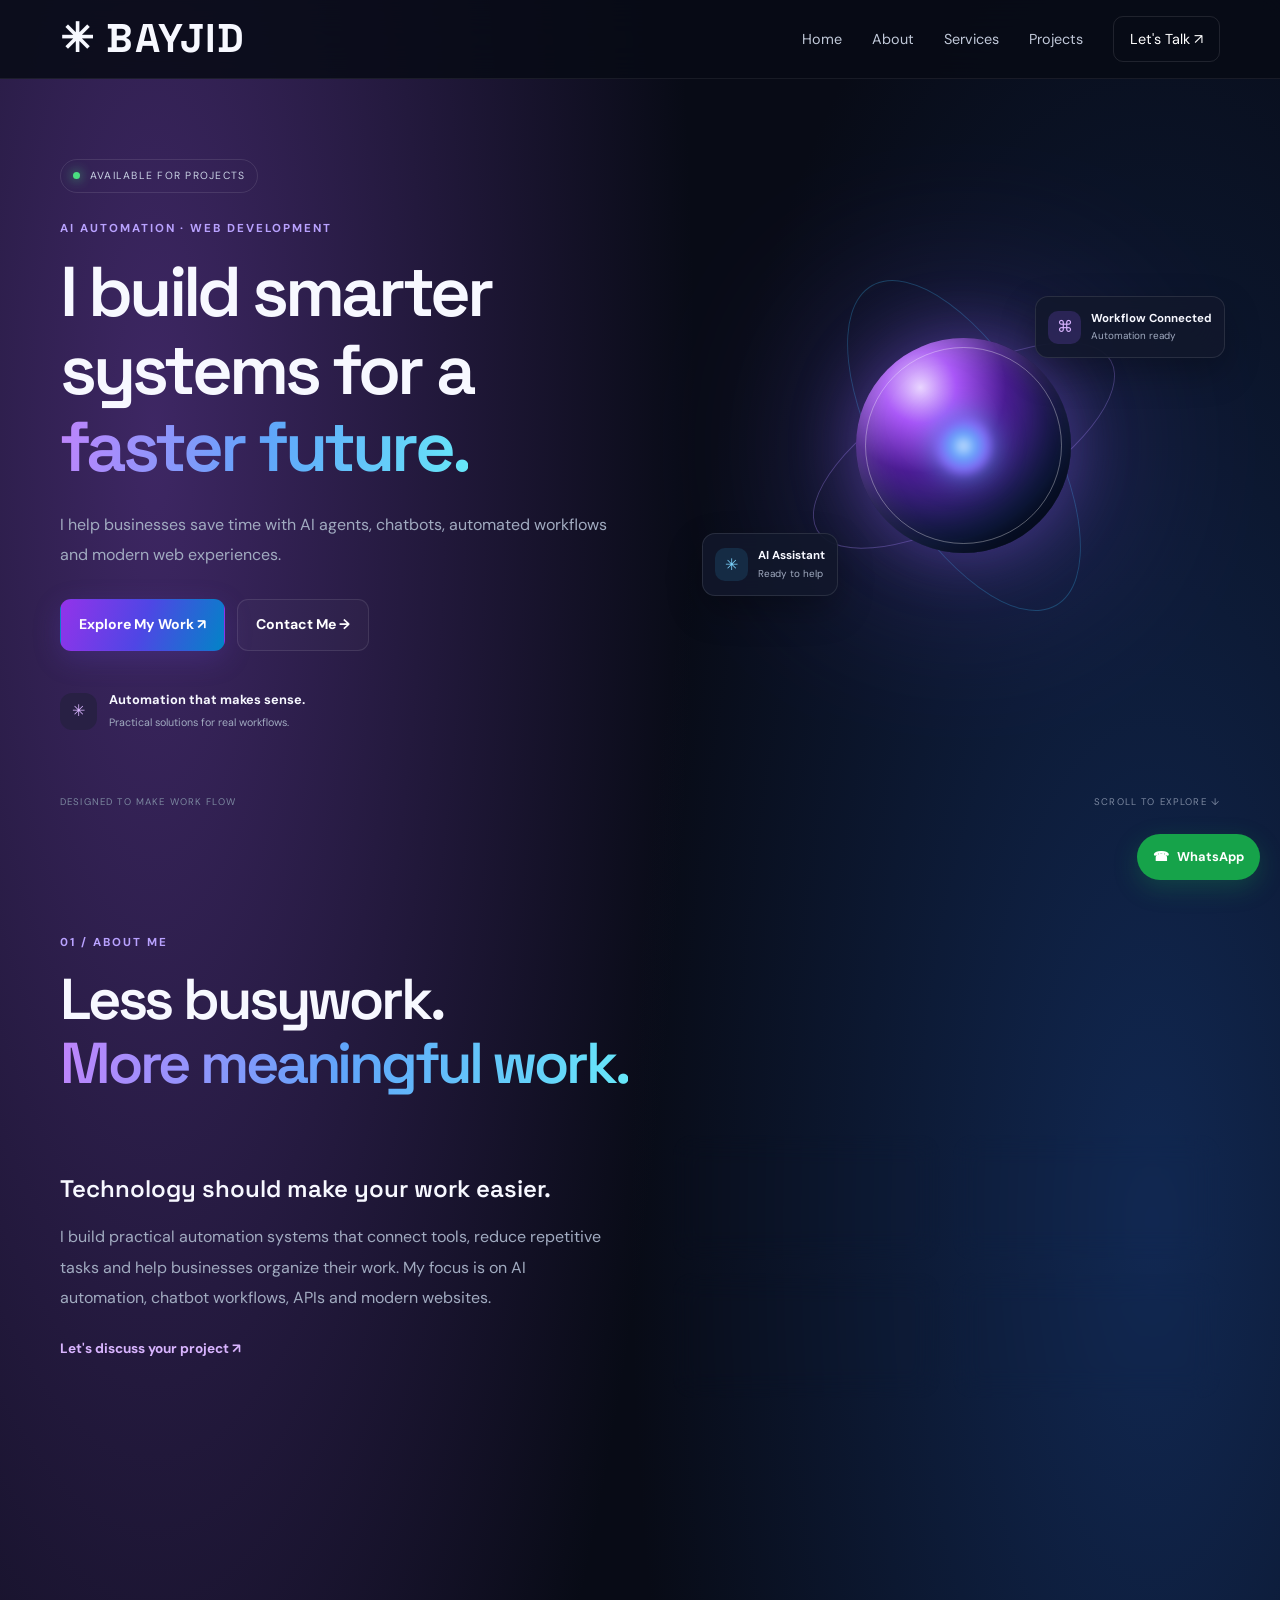
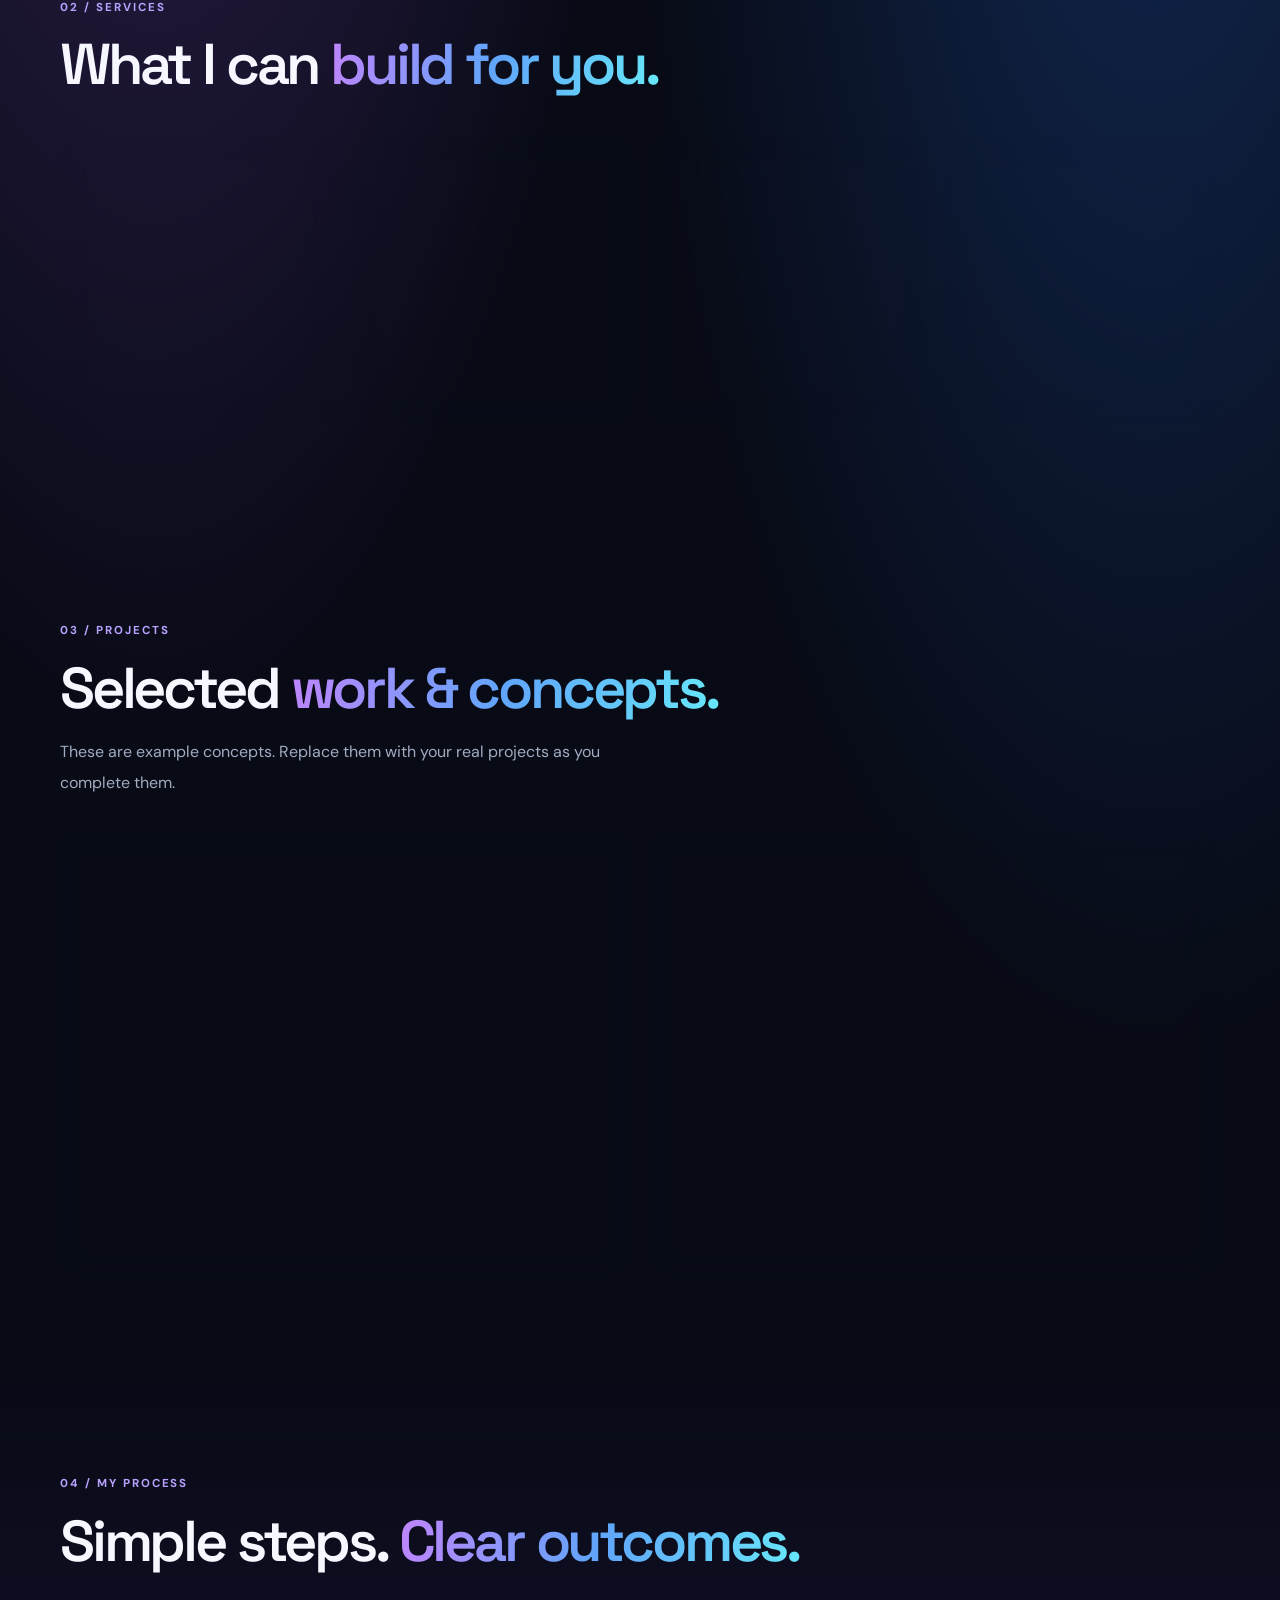
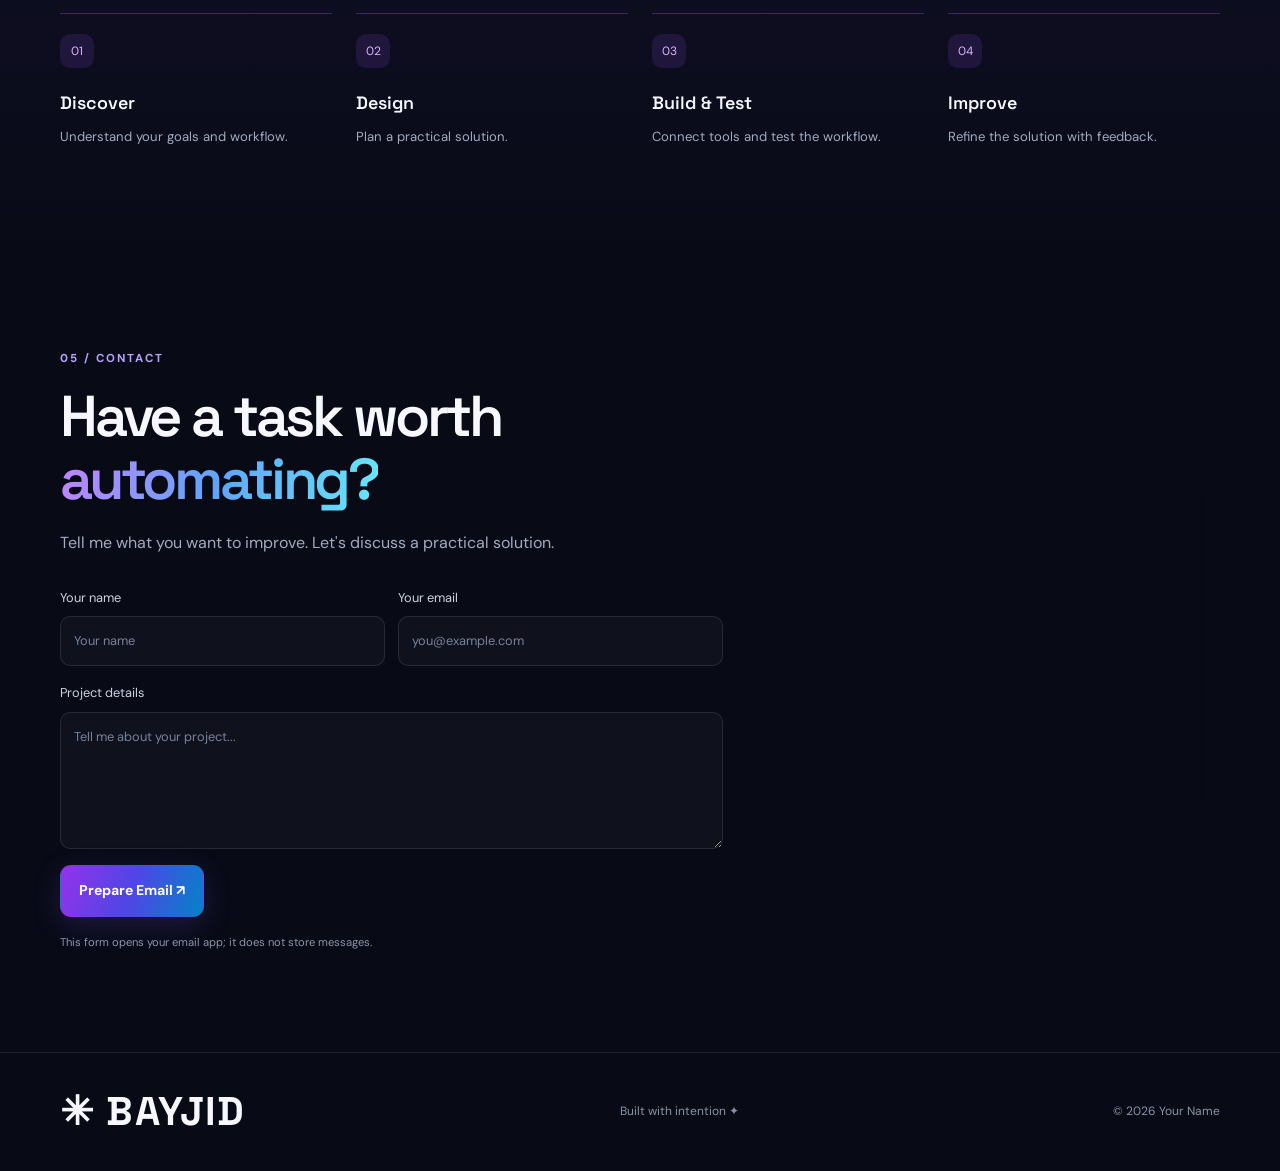
<file: index.html>
<!DOCTYPE html>
<html lang="en">
<head>
  <meta charset="UTF-8">
  <meta name="viewport" content="width=device-width, initial-scale=1.0">
  <meta name="theme-color" content="#080b16">
  <meta name="description" content="AI Automation, Chatbots, Workflow Integration and Web Development Portfolio">
  <title>AI Automation Expert</title>

  <link rel="preconnect" href="https://fonts.googleapis.com">
  <link href="https://fonts.googleapis.com/css2?family=DM+Sans:wght@400;500;600;700&family=Space+Grotesk:wght@400;500;600;700&display=swap" rel="stylesheet">

  <link rel="stylesheet" href="style.css">
</head>
<body>

<header class="header">
  <nav class="nav container">
    <a href="#home" class="logo">✳ YOUR<span>NAME</span></a>

    <button class="menu-toggle" id="menuToggle"
      aria-label="Toggle navigation" aria-expanded="false">
      ☰
    </button>

    <div class="nav-links" id="navLinks">
      <a href="#home">Home</a>
      <a href="#about">About</a>
      <a href="#services">Services</a>
      <a href="#projects">Projects</a>
      <a href="#contact" class="nav-button">Let's Talk ↗</a>
    </div>
  </nav>
</header>

<main>
  <!-- HERO -->
  <section class="hero container" id="home">
    <div class="hero-content reveal">
      <div class="availability">
        <span class="status-dot"></span>
        AVAILABLE FOR PROJECTS
      </div>

      <p class="eyebrow">AI AUTOMATION · WEB DEVELOPMENT</p>

      <h1>I build smarter<br>
        systems for a<br>
        <span class="gradient-text">faster future.</span>
      </h1>

      <p class="hero-description">
        I help businesses save time with AI agents, chatbots,
        automated workflows and modern web experiences.
      </p>

      <div class="hero-actions">
        <a href="#projects" class="btn btn-primary">Explore My Work ↗</a>
        <a href="#contact" class="btn btn-outline">Contact Me →</a>
      </div>

      <div class="hero-note">
        <span class="note-icon">✳</span>
        <p><strong>Automation that makes sense.</strong><br>
        <small>Practical solutions for real workflows.</small></p>
      </div>
    </div>

    <div class="hero-art reveal">
      <div class="orb-glow"></div>
      <div class="orb-ring ring-one"></div>
      <div class="orb-ring ring-two"></div>
      <div class="ai-orb"><div class="orb-core"></div></div>

      <div class="float-card card-top">
        <span class="mini-icon">⌘</span>
        <div><strong>Workflow Connected</strong>
          <small>Automation ready</small></div>
      </div>

      <div class="float-card card-bottom">
        <span class="mini-icon blue">✳</span>
        <div><strong>AI Assistant</strong>
          <small>Ready to help</small></div>
      </div>
    </div>

    <div class="hero-footer">
      <span>DESIGNED TO MAKE WORK FLOW</span>
      <a href="#about">SCROLL TO EXPLORE ↓</a>
    </div>
  </section>

  <!-- ABOUT -->
  <section class="section container" id="about">
    <p class="eyebrow reveal">01 / ABOUT ME</p>
    <h2 class="section-title reveal">
      Less busywork.<br>
      <span class="gradient-text">More meaningful work.</span>
    </h2>

    <div class="about-grid">
      <div class="about-copy reveal">
        <h3>Technology should make your work easier.</h3>
        <p>
          I build practical automation systems that connect tools,
          reduce repetitive tasks and help businesses organize their work.
          My focus is on AI automation, chatbot workflows, APIs and modern websites.
        </p>
        <a href="#contact" class="text-link">Let's discuss your project ↗</a>
      </div>

      <div class="stats-grid reveal">
        <div class="glass-card stat-card">
          <strong>AI<span>+</span></strong>
          <p>Intelligent integrations</p>
        </div>
        <div class="glass-card stat-card">
          <strong>24/7</strong>
          <p>Automation-ready workflows</p>
        </div>
        <div class="glass-card stat-card">
          <strong>n8n</strong>
          <p>Workflow automation</p>
        </div>
        <div class="glass-card stat-card">
          <strong>Web</strong>
          <p>Modern digital experiences</p>
        </div>
      </div>
    </div>
  </section>

  <!-- SERVICES -->
  <section class="section container" id="services">
    <p class="eyebrow reveal">02 / SERVICES</p>
    <h2 class="section-title reveal">
      What I can <span class="gradient-text">build for you.</span>
    </h2>

    <div class="service-grid">
      <article class="glass-card service-card reveal">
        <span class="service-icon">⌘</span>
        <span class="card-number">01</span>
        <h3>AI Workflow Automation</h3>
        <p>Connect applications and automate repetitive work with n8n, Make and APIs.</p>
        <div class="tags"><span>n8n</span><span>Make</span><span>APIs</span></div>
      </article>

      <article class="glass-card service-card reveal">
        <span class="service-icon blue">✳</span>
        <span class="card-number">02</span>
        <h3>AI Chatbots & Agents</h3>
        <p>Build useful chatbot experiences for websites and messaging platforms.</p>
        <div class="tags"><span>OpenAI</span><span>RAG</span><span>Chatbots</span></div>
      </article>

      <article class="glass-card service-card reveal">
        <span class="service-icon pink">↗</span>
        <span class="card-number">03</span>
        <h3>CRM & Lead Automation</h3>
        <p>Organize leads, update Google Sheets and automate follow-up workflows.</p>
        <div class="tags"><span>CRM</span><span>Sheets</span><span>Email</span></div>
      </article>

      <article class="glass-card service-card reveal">
        <span class="service-icon green">⌘</span>
        <span class="card-number">04</span>
        <h3>Website Development</h3>
        <p>Create responsive portfolio websites and landing pages with modern design.</p>
        <div class="tags"><span>HTML</span><span>CSS</span><span>JS</span></div>
      </article>
    </div>
  </section>

  <!-- PROJECTS -->
  <section class="section container" id="projects">
    <p class="eyebrow reveal">03 / PROJECTS</p>
    <h2 class="section-title reveal">
      Selected <span class="gradient-text">work & concepts.</span>
    </h2>
    <p class="section-intro reveal">
      These are example concepts. Replace them with your real projects as you complete them.
    </p>

    <div class="project-grid">
      <article class="glass-card project-card reveal">
        <div class="project-visual workflow-visual">
          <div class="workflow-node">Trigger</div>
          <span class="connector"></span>
          <div class="workflow-node">AI Agent</div>
          <span class="connector"></span>
          <div class="workflow-node">Action ✓</div>
        </div>
        <div class="project-body">
          <p class="project-type">AUTOMATION · CONCEPT</p>
          <h3>Smart Lead Routing</h3>
          <p>Example workflow for capturing, organizing and routing new leads.</p>
          <a href="#contact" class="text-link">Discuss a similar system ↗</a>
        </div>
      </article>

      <article class="glass-card project-card reveal">
        <div class="project-visual chatbot-visual">
          <div class="chat-window">
            <div class="chat-heading">✳ AI Support Assistant</div>
            <p class="chat-bubble">Hi! How can I help you today?</p>
            <p class="chat-bubble user-bubble">I have a service question.</p>
            <p class="chat-bubble">I can help you find the right information.</p>
          </div>
        </div>
        <div class="project-body">
          <p class="project-type">AI CHATBOT · CONCEPT</p>
          <h3>Customer Support AI</h3>
          <p>Example assistant concept for answering common customer questions.</p>
          <a href="#contact" class="text-link">Discuss a similar system ↗</a>
        </div>
      </article>
    </div>
  </section>

  <!-- PROCESS -->
  <section class="section process-section">
    <div class="container">
      <p class="eyebrow reveal">04 / MY PROCESS</p>
      <h2 class="section-title reveal">
        Simple steps. <span class="gradient-text">Clear outcomes.</span>
      </h2>

      <div class="process-grid">
        <div class="process-step reveal"><span>01</span><h3>Discover</h3><p>Understand your goals and workflow.</p></div>
        <div class="process-step reveal"><span>02</span><h3>Design</h3><p>Plan a practical solution.</p></div>
        <div class="process-step reveal"><span>03</span><h3>Build & Test</h3><p>Connect tools and test the workflow.</p></div>
        <div class="process-step reveal"><span>04</span><h3>Improve</h3><p>Refine the solution with feedback.</p></div>
      </div>
    </div>
  </section>

  <!-- CONTACT -->
  <section class="section container contact-section" id="contact">
    <div class="contact-main reveal">
      <p class="eyebrow">05 / CONTACT</p>
      <h2 class="section-title">
        Have a task worth <span class="gradient-text">automating?</span>
      </h2>
      <p class="section-intro">Tell me what you want to improve. Let's discuss a practical solution.</p>

      <form id="contactForm">
        <div class="form-row">
          <label>Your name
            <input type="text" name="name" placeholder="Your name" required>
          </label>
          <label>Your email
            <input type="email" name="email" placeholder="you@example.com" required>
          </label>
        </div>
        <label>Project details
          <textarea name="message" rows="5" placeholder="Tell me about your project..." required></textarea>
        </label>
        <button class="btn btn-primary" type="submit">Prepare Email ↗</button>
        <p class="form-note" id="formNote">This form opens your email app; it does not store messages.</p>
      </form>
    </div>

    <aside class="glass-card contact-card reveal">
      <div class="contact-symbol">✳</div>
      <p class="eyebrow">LET'S BUILD SOMETHING USEFUL</p>
      <h3>Good ideas deserve a smooth workflow.</h3>
      <p class="contact-email" id="contactEmail">hello@example.com</p>
      <a class="btn btn-outline" href="#home">Back to top ↑</a>
    </aside>
  </section>
</main>

<footer class="footer">
  <div class="container footer-inner">
    <a href="#home" class="logo">✳ YOUR<span>NAME</span></a>
    <p>Built with intention ✦</p>
    <p>© <span id="year"></span> Your Name</p>
  </div>
</footer>

<a class="whatsapp-button" id="whatsappButton" href="#contact" target="_blank" rel="noopener">
  ☎ <span>WhatsApp</span>
</a>

<button class="back-to-top" id="backToTop" aria-label="Back to top">↑</button>

<script src="script.js"></script>
</body>
</html>
</file>
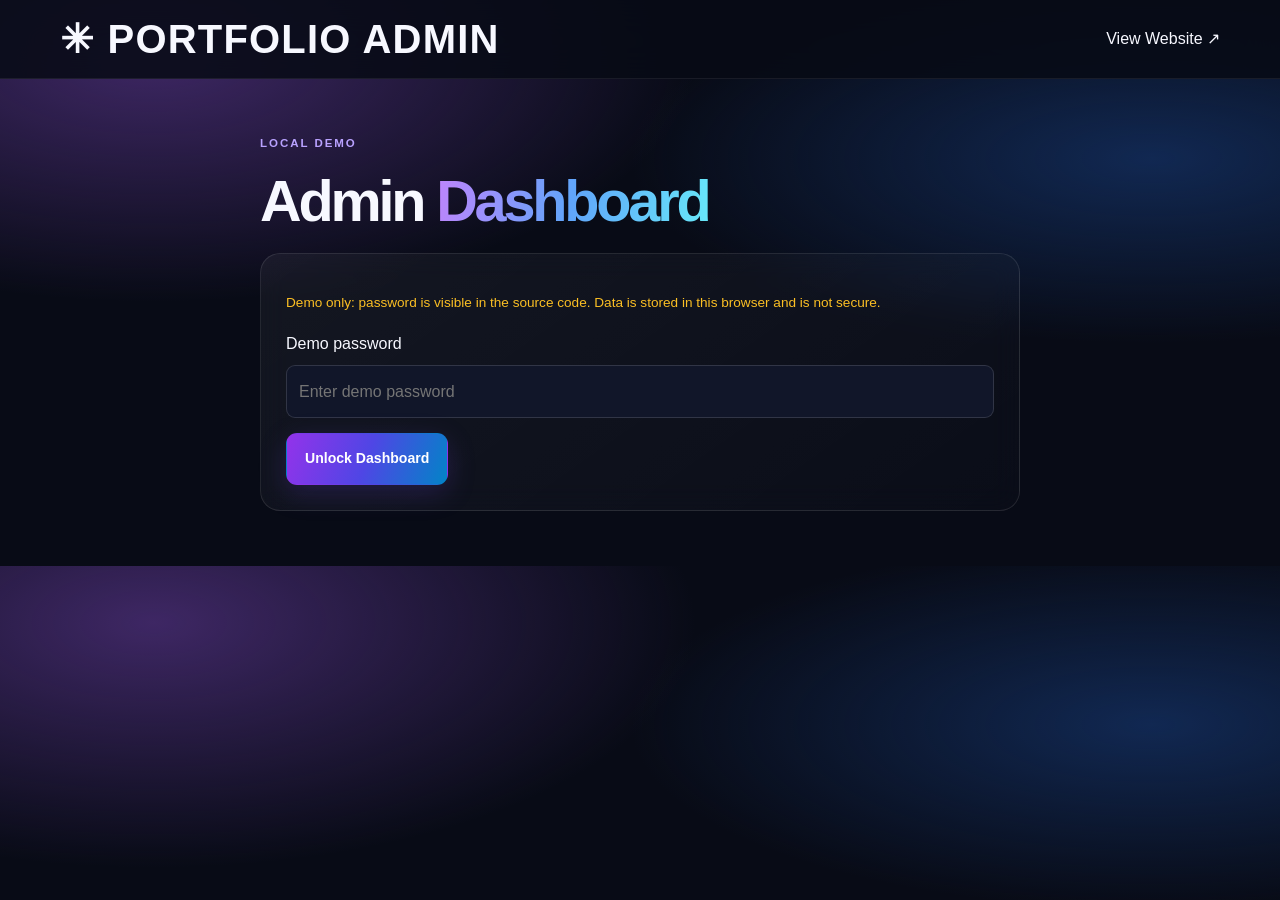
<file: admin.html>
<!DOCTYPE html>
<html lang="en">
<head>
  <meta charset="UTF-8">
  <meta name="viewport" content="width=device-width, initial-scale=1.0">
  <title>Portfolio Admin Demo</title>
  <link rel="stylesheet" href="style.css">
  <style>
    .admin { max-width: 760px; margin: 55px auto; }
    .admin-panel { padding: 25px; margin-top: 20px; }
    .admin h1 { font-family: "Space Grotesk", sans-serif; }
    .admin label { display: grid; gap: 8px; margin-top: 16px; }
    .admin input, .admin textarea {
      padding: 12px; background: #111629;
      color: white; border: 1px solid #ffffff22;
      border-radius: 9px; width: 100%;
    }
    .admin button { margin-top: 15px; }
    .warning { color: #fbbf24; margin-top: 12px; font-size: .85rem; }
    .saved-item { padding: 15px 0; border-bottom: 1px solid #ffffff20; }
  </style>
</head>
<body>
  <header class="header">
    <nav class="nav container">
      <a class="logo" href="index.html">✳ PORTFOLIO ADMIN</a>
      <a href="index.html" class="nav-button">View Website ↗</a>
    </nav>
  </header>

  <main class="admin container">
    <p class="eyebrow">LOCAL DEMO</p>
    <h1 class="section-title">Admin <span class="gradient-text">Dashboard</span></h1>

    <div class="glass-card admin-panel">
      <p class="warning">
        Demo only: password is visible in the source code.
        Data is stored in this browser and is not secure.
      </p>

      <div id="loginArea">
        <label>Demo password
          <input type="password" id="password" placeholder="Enter demo password">
        </label>
        <button class="btn btn-primary" id="login">Unlock Dashboard</button>
        <p id="loginMessage"></p>
      </div>

      <div id="dashboard" hidden>
        <h2>Project Notes</h2>
        <p class="section-intro">These notes are not published on your portfolio.</p>

        <label>Project title
          <input id="projectTitle" placeholder="Project title">
        </label>
        <label>Project summary
          <textarea id="projectSummary" rows="3" placeholder="Project summary"></textarea>
        </label>

        <button class="btn btn-primary" id="addProject">Add Note</button>
        <div id="projectList"></div>
        <button class="btn btn-outline" id="logout">Lock Dashboard</button>
      </div>
    </div>
  </main>

  <script>
    const DEMO_PASSWORD = "portfolio123";

    const loginArea = document.getElementById("loginArea");
    const dashboard = document.getElementById("dashboard");
    const loginMessage = document.getElementById("loginMessage");

    document.getElementById("login").addEventListener("click", () => {
      if (document.getElementById("password").value === DEMO_PASSWORD) {
        loginArea.hidden = true;
        dashboard.hidden = false;
        renderProjects();
      } else {
        loginMessage.textContent = "Incorrect password.";
      }
    });

    function renderProjects() {
      const projects = JSON.parse(
        localStorage.getItem("portfolioDemoNotes") || "[]"
      );
      const list = document.getElementById("projectList");
      list.replaceChildren();

      projects.forEach((project, index) => {
        const item = document.createElement("div");
        item.className = "saved-item";

        const title = document.createElement("strong");
        title.textContent = project.title;

        const summary = document.createElement("p");
        summary.textContent = project.summary;

        const remove = document.createElement("button");
        remove.className = "btn btn-outline";
        remove.textContent = "Remove";

        remove.addEventListener("click", () => {
          const all = JSON.parse(
            localStorage.getItem("portfolioDemoNotes") || "[]"
          );
          all.splice(index, 1);
          localStorage.setItem("portfolioDemoNotes", JSON.stringify(all));
          renderProjects();
        });

        item.append(title, summary, remove);
        list.append(item);
      });
    }

    document.getElementById("addProject").addEventListener("click", () => {
      const title = document.getElementById("projectTitle").value.trim();
      const summary = document.getElementById("projectSummary").value.trim();

      if (!title || !summary) {
        alert("Please enter a title and summary.");
        return;
      }

      const projects = JSON.parse(
        localStorage.getItem("portfolioDemoNotes") || "[]"
      );
      projects.push({ title, summary });
      localStorage.setItem("portfolioDemoNotes", JSON.stringify(projects));

      document.getElementById("projectTitle").value = "";
      document.getElementById("projectSummary").value = "";
      renderProjects();
    });

    document.getElementById("logout").addEventListener("click", () => {
      dashboard.hidden = true;
      loginArea.hidden = false;
      document.getElementById("password").value = "";
    });
  </script>
</body>
</html>
</file>
<file: style.css>
:root {
  --bg: #080b16;
  --panel: #111629;
  --text: #f7f8ff;
  --muted: #a1abc0;
  --purple: #a855f7;
  --blue: #38bdf8;
  --border: rgba(255,255,255,.10);
}

* { box-sizing: border-box; margin: 0; padding: 0; }

html { scroll-behavior: smooth; scroll-padding-top: 90px; }

body {
  font-family: "DM Sans", sans-serif;
  background:
    radial-gradient(ellipse at 12% 10%, #3e2764 0, transparent 34%),
    radial-gradient(ellipse at 90% 28%, #112852 0, transparent 32%),
    var(--bg);
  color: var(--text);
  line-height: 1.7;
  overflow-x: hidden;
}

a { color: inherit; text-decoration: none; }
button, input, textarea { font: inherit; }
button { cursor: pointer; }

.container { width: min(1160px, calc(100% - 44px)); margin: auto; }

.gradient-text {
  background: linear-gradient(100deg, #c084fc, #60a5fa, #67e8f9);
  color: transparent;
  background-clip: text;
  -webkit-background-clip: text;
}

.header {
  position: sticky;
  top: 0;
  z-index: 100;
  background: rgba(8,11,22,.86);
  backdrop-filter: blur(18px);
  border-bottom: 1px solid rgba(255,255,255,.07);
}

.nav {
  min-height: 78px;
  display: flex;
  align-items: center;
  justify-content: space-between;
}

.logo {
  font-family: "Space Grotesk", sans-serif;
  font-weight: 700;
  font-size: 40px;
  letter-spacing: .03em;
}

.logo span { color: #c084fc; }

.nav-links { display: flex; align-items: center; gap: 30px; }
.nav-links a { color: #c1c9d9; font-size: .9rem; transition: .2s; }
.nav-links a:hover { color: white; }

.nav-links .nav-button {
  padding: 10px 16px;
  border: 1px solid var(--border);
  border-radius: 10px;
  color: white;
}

.menu-toggle {
  display: none;
  color: white;
  background: transparent;
  border: 0;
  font-size: 1.6rem;
}

/* Hero */
.hero {
  min-height: 650px;
  padding-top: 80px;
  padding-bottom: 100px;
  display: grid;
  grid-template-columns: 1.1fr .9fr;
  align-items: center;
  position: relative;
  gap: 20px;
}

.availability {
  display: inline-flex;
  align-items: center;
  gap: 10px;
  border: 1px solid var(--border);
  padding: 7px 12px;
  border-radius: 50px;
  font-size: .65rem;
  letter-spacing: .12em;
  color: #c9d2e4;
  margin-bottom: 26px;
}

.status-dot {
  width: 7px;
  height: 7px;
  border-radius: 50%;
  background: #4ade80;
  box-shadow: 0 0 12px #4ade80;
}

.eyebrow {
  color: #b9a2ff;
  font-size: .72rem;
  font-weight: 700;
  letter-spacing: .17em;
  margin-bottom: 16px;
}

.hero h1, .section-title {
  font-family: "Space Grotesk", sans-serif;
  letter-spacing: -.055em;
  line-height: 1.1;
  font-weight: 600;
}

.hero h1 { font-size: clamp(3rem, 5.5vw, 5rem); }

.hero-description, .section-intro {
  color: var(--muted);
  max-width: 570px;
  margin-top: 23px;
  line-height: 1.9;
}

.hero-actions { display: flex; flex-wrap: wrap; gap: 12px; margin-top: 29px; }

.btn {
  display: inline-flex;
  justify-content: center;
  align-items: center;
  gap: 10px;
  padding: 13px 18px;
  border-radius: 11px;
  border: 1px solid transparent;
  font-weight: 700;
  font-size: .88rem;
  transition: transform .25s, box-shadow .25s, border-color .25s;
}

.btn:hover { transform: translateY(-3px); }

.btn-primary {
  color: white;
  background: linear-gradient(110deg, #9333ea, #4f46e5, #0284c7);
  box-shadow: 0 8px 28px rgba(99,65,205,.24);
}

.btn-primary:hover { box-shadow: 0 12px 36px rgba(99,65,205,.42); }

.btn-outline {
  background: rgba(255,255,255,.025);
  border-color: var(--border);
  color: white;
}

.btn-outline:hover { border-color: var(--purple); }

.hero-note { display: flex; gap: 12px; align-items: center; margin-top: 38px; }
.note-icon { display: grid; place-items: center; width: 37px; height: 37px; background: #282044; border-radius: 12px; color: #d8b4fe; }
.hero-note p { font-size: .8rem; }
.hero-note small { color: var(--muted); }

/* Animated AI Orb */
.hero-art { height: 430px; display: grid; place-items: center; position: relative; }

.orb-glow {
  position: absolute;
  width: 230px;
  height: 230px;
  border-radius: 50%;
  background: #8b5cf6;
  filter: blur(100px);
  opacity: .38;
  animation: glow 5s ease-in-out infinite;
}

.ai-orb {
  width: 215px;
  height: 215px;
  position: relative;
  border-radius: 50%;
  background: radial-gradient(circle at 30% 23%, #e9d5ff, #a855f7 16%, #4c1d95 38%, #172554 70%, #07111f 82%);
  box-shadow: inset -22px -25px 42px #020617aa,
              inset 12px 12px 30px #ffffff30,
              0 0 65px #8b5cf666;
  animation: float 6s ease-in-out infinite;
}

.ai-orb::before {
  content: "";
  position: absolute;
  inset: 9px;
  border: 1px solid #ffffff55;
  border-radius: 50%;
}

.orb-core {
  position: absolute;
  inset: 37%;
  border-radius: 50%;
  background: radial-gradient(circle, #dbeafe, #60a5fa 30%, #8b5cf6 70%);
  filter: blur(4px);
  box-shadow: 0 0 30px #60a5fa;
}

.orb-ring {
  position: absolute;
  width: 340px;
  height: 135px;
  border: 1px solid #a78bfa55;
  border-radius: 50%;
  transform: rotate(-30deg);
}

.ring-one { animation: rotateRing 18s linear infinite; }
.ring-two {
  width: 370px;
  height: 165px;
  transform: rotate(60deg);
  border-color: #38bdf844;
  animation: rotateRing 25s linear infinite reverse;
}

.float-card {
  position: absolute;
  z-index: 2;
  display: flex;
  align-items: center;
  gap: 10px;
  padding: 12px;
  background: #12182bdc;
  backdrop-filter: blur(15px);
  border: 1px solid var(--border);
  border-radius: 13px;
  box-shadow: 0 14px 35px #0004;
  animation: floatCard 5s ease-in-out infinite;
}

.card-top { top: 65px; right: -5px; }
.card-bottom { bottom: 65px; left: -5px; animation-delay: -2.5s; }

.mini-icon {
  display: grid;
  place-items: center;
  width: 33px;
  height: 33px;
  border-radius: 10px;
  background: #8b5cf633;
  color: #d8b4fe;
}

.mini-icon.blue { background: #38bdf822; color: #7dd3fc; }
.float-card strong, .float-card small { display: block; white-space: nowrap; }
.float-card strong { font-size: .72rem; }
.float-card small { font-size: .62rem; color: var(--muted); }

.hero-footer {
  position: absolute;
  bottom: 22px;
  left: 0;
  right: 0;
  display: flex;
  justify-content: space-between;
  color: #7b879f;
  font-size: .6rem;
  letter-spacing: .12em;
}

/* Sections */
.section { padding-top: 100px; padding-bottom: 100px; }
.section-title { font-size: clamp(2.4rem, 4.5vw, 3.8rem); }
.about-grid { display: grid; grid-template-columns: 1fr 1fr; gap: 65px; margin-top: 40px; align-items: center; }
.about-copy h3 { font: 600 1.5rem/1.4 "Space Grotesk", sans-serif; }
.about-copy p { color: var(--muted); margin-top: 17px; line-height: 1.9; }

.text-link { display: inline-block; color: #d8b4fe; font-size: .85rem; font-weight: 700; margin-top: 23px; }
.text-link:hover { color: #fff; }

.stats-grid { display: grid; grid-template-columns: 1fr 1fr; gap: 13px; }
.glass-card {
  background: linear-gradient(145deg, #ffffff0d, #ffffff03);
  border: 1px solid var(--border);
  border-radius: 20px;
  backdrop-filter: blur(14px);
  transition: transform .3s, border-color .3s, box-shadow .3s;
}
.glass-card:hover { transform: translateY(-5px); border-color: #a855f766; box-shadow: 0 20px 45px #0003; }

.stat-card { padding: 24px; }
.stat-card strong { font: 700 2.3rem "Space Grotesk", sans-serif; }
.stat-card strong span { color: #c084fc; }
.stat-card p { color: var(--muted); font-size: .8rem; margin-top: 6px; }

.service-grid { display: grid; grid-template-columns: repeat(4, 1fr); gap: 15px; margin-top: 40px; }
.service-card { padding: 22px; min-height: 285px; }
.service-icon { display: inline-grid; place-items: center; width: 43px; height: 43px; border-radius: 12px; background: #a855f728; color: #d8b4fe; font-size: 1.25rem; }
.service-icon.blue { background: #38bdf822; color: #7dd3fc; }
.service-icon.pink { background: #e879f922; color: #f0abfc; }
.service-icon.green { background: #4ade8020; color: #86efac; }
.card-number { float: right; color: #75809a; font-size: .7rem; }
.service-card h3, .project-body h3, .process-step h3 { font: 600 1.12rem/1.4 "Space Grotesk", sans-serif; margin-top: 22px; }
.service-card p, .project-body>p:not(.project-type), .process-step p { color: var(--muted); font-size: .82rem; line-height: 1.8; margin-top: 10px; }
.tags { display: flex; flex-wrap: wrap; gap: 6px; margin-top: 17px; }
.tags span { font-size: .62rem; padding: 4px 7px; color: #cbd5e1; border: 1px solid var(--border); border-radius: 6px; }

.section-intro { margin-top: 17px; }
.project-grid { display: grid; grid-template-columns: 1fr 1fr; gap: 22px; margin-top: 35px; }
.project-card { overflow: hidden; }
.project-visual { height: 260px; display: flex; align-items: center; justify-content: center; gap: 8px; padding: 20px; }
.workflow-visual { background: radial-gradient(circle, #6d28d944, transparent 65%), #101326; }
.workflow-node { font-size: .67rem; padding: 12px 9px; background: #16152b; border: 1px solid #a78bfa88; border-radius: 8px; white-space: nowrap; }
.workflow-node:nth-of-type(2) { border-color: #38bdf888; }
.workflow-node:nth-of-type(3) { border-color: #4ade8088; }
.connector { width: 18px; height: 1px; background: linear-gradient(90deg, #a78bfa, #38bdf8); }
.chatbot-visual { background: radial-gradient(circle, #0284c744, transparent 65%), #0c1728; }
.chat-window { width: min(320px, 100%); padding: 17px; background: #0a1020eF; border: 1px solid var(--border); border-radius: 15px; }
.chat-heading { font-size: .78rem; padding-bottom: 12px; border-bottom: 1px solid var(--border); }
.chat-bubble { font-size: .65rem; background: #ffffff10; border-radius: 10px 10px 10px 3px; padding: 10px; margin-top: 12px; max-width: 90%; }
.user-bubble { margin-left: auto; background: #7c3aed55; border-radius: 10px 10px 3px 10px; }
.project-body { padding: 22px; }
.project-type { color: #b9a2ff; font-size: .64rem; letter-spacing: .13em; }
.project-body h3 { margin-top: 8px; font-size: 1.3rem; }

.process-section { background: linear-gradient(180deg, transparent, #7c3aed0c, transparent); }
.process-grid { display: grid; grid-template-columns: repeat(4, 1fr); gap: 24px; margin-top: 40px; }
.process-step { border-top: 1px solid #a855f755; padding-top: 20px; }
.process-step>span { display: inline-grid; place-items: center; width: 34px; height: 34px; border-radius: 10px; background: #a855f722; color: #d8b4fe; font-size: .75rem; }

/* Contact */
.contact-section { display: grid; grid-template-columns: 1.2fr .8fr; gap: 55px; align-items: center; }
#contactForm { display: grid; gap: 16px; margin-top: 28px; }
#contactForm label { display: grid; gap: 8px; color: #cbd5e1; font-size: .8rem; }
.form-row { display: grid; grid-template-columns: 1fr 1fr; gap: 13px; }
#contactForm input, #contactForm textarea {
  width: 100%;
  padding: 13px;
  color: white;
  background: #ffffff08;
  border: 1px solid var(--border);
  border-radius: 10px;
  outline: none;
}
#contactForm input:focus, #contactForm textarea:focus { border-color: #a855f7; box-shadow: 0 0 0 3px #a855f71a; }
#contactForm textarea { resize: vertical; }
#contactForm input::placeholder, #contactForm textarea::placeholder { color: #77839a; }
#contactForm .btn { justify-self: start; }
.form-note { color: #8994aa; font-size: .7rem; }

.contact-card { padding: 28px; }
.contact-symbol { display: grid; place-items: center; width: 60px; height: 60px; border-radius: 18px; background: linear-gradient(135deg, #9333ea, #0284c7); font-size: 1.8rem; margin-bottom: 25px; }
.contact-card h3 { font: 600 1.6rem/1.35 "Space Grotesk", sans-serif; margin-bottom: 25px; }
.contact-email { color: #d8b4fe; margin-bottom: 22px; overflow-wrap: anywhere; }

.footer { border-top: 1px solid var(--border); padding: 25px 0; }
.footer-inner { display: flex; justify-content: space-between; align-items: center; gap: 15px; }
.footer p { color: #8994aa; font-size: .75rem; }

.whatsapp-button {
  position: fixed;
  z-index: 80;
  right: 20px;
  bottom: 20px;
  padding: 12px 16px;
  border-radius: 50px;
  display: flex;
  gap: 8px;
  align-items: center;
  background: #16a34a;
  color: white;
  font-size: .8rem;
  font-weight: 700;
  box-shadow: 0 8px 25px #16a34a44;
  transition: transform .2s;
}
.whatsapp-button:hover { transform: translateY(-3px); }

.back-to-top {
  position: fixed;
  z-index: 70;
  right: 27px;
  bottom: 77px;
  width: 40px;
  height: 40px;
  border-radius: 50%;
  border: 1px solid var(--border);
  background: #171c30;
  color: white;
  opacity: 0;
  pointer-events: none;
  transition: .2s;
}
.back-to-top.visible { opacity: 1; pointer-events: auto; }

.reveal { opacity: 0; transform: translateY(22px); transition: opacity .7s ease, transform .7s ease; }
.reveal.is-visible { opacity: 1; transform: translateY(0); }

@keyframes float {
  0%,100% { transform: translateY(0) rotate(-4deg); }
  50% { transform: translateY(-13px) rotate(4deg); }
}
@keyframes floatCard {
  0%,100% { transform: translateY(0); }
  50% { transform: translateY(-8px); }
}
@keyframes glow {
  0%,100% { opacity: .28; transform: scale(.95); }
  50% { opacity: .45; transform: scale(1.1); }
}
@keyframes rotateRing { to { transform: rotate(330deg); } }

/* Tablet */
@media (max-width: 1000px) {
  .hero { grid-template-columns: 1fr .8fr; }
  .hero h1 { font-size: clamp(2.8rem, 6vw, 4.4rem); }
  .service-grid { grid-template-columns: repeat(2, 1fr); }
  .about-grid { gap: 30px; }
}

/* Mobile */
@media (max-width: 760px) {
  .container { width: calc(100% - 32px); }
  .section { padding-top: 75px; padding-bottom: 75px; }
  .nav { min-height: 68px; }
  .menu-toggle { display: block; }
  .nav-links {
    display: none;
    position: absolute;
    top: 68px;
    left: 0;
    right: 0;
    padding: 14px 22px 20px;
    flex-direction: column;
    align-items: stretch;
    gap: 0;
    background: #080b16f7;
    border-bottom: 1px solid var(--border);
  }
  .nav-links.open { display: flex; }
  .nav-links a { padding: 12px 4px; }
  .nav-links .nav-button { text-align: center; margin-top: 7px; }
  .hero { display: flex; flex-direction: column; align-items: stretch; padding-top: 60px; padding-bottom: 65px; }
  .hero h1 { font-size: clamp(2.7rem, 10.5vw, 4rem); }
  .hero-art { height: 340px; margin-top: 10px; }
  .ai-orb { width: 175px; height: 175px; }
  .orb-ring { width: 280px; height: 115px; }
  .ring-two { width: 310px; height: 135px; }
  .card-top { top: 42px; right: 0; }
  .card-bottom { bottom: 38px; left: 0; }
  .float-card { padding: 9px; }
  .float-card strong { font-size: .64rem; }
  .float-card small { font-size: .57rem; }
  .hero-footer { font-size: .48rem; }
  .about-grid, .contact-section { grid-template-columns: 1fr; gap: 30px; }
  .service-grid, .project-grid { grid-template-columns: 1fr; }
  .service-card { min-height: auto; }
  .process-grid { grid-template-columns: 1fr 1fr; gap: 25px 18px; }
  .form-row { grid-template-columns: 1fr; }
  .footer-inner { flex-wrap: wrap; }
  .footer-inner p:last-child { width: 100%; }
}

@media (max-width: 380px) {
  .hero h1 { font-size: 2.5rem; }
  .hero-actions .btn { padding: 12px; font-size: .78rem; }
  .process-grid { grid-template-columns: 1fr; }
  .hero-footer { letter-spacing: .05em; }
}

@media (prefers-reduced-motion: reduce) {
  html { scroll-behavior: auto; }
  *, *::before, *::after {
    animation-duration: .01ms !important;
    animation-iteration-count: 1 !important;
    transition-duration: .01ms !important;
  }
  .reveal { opacity: 1; transform: none; }
}
</file>
